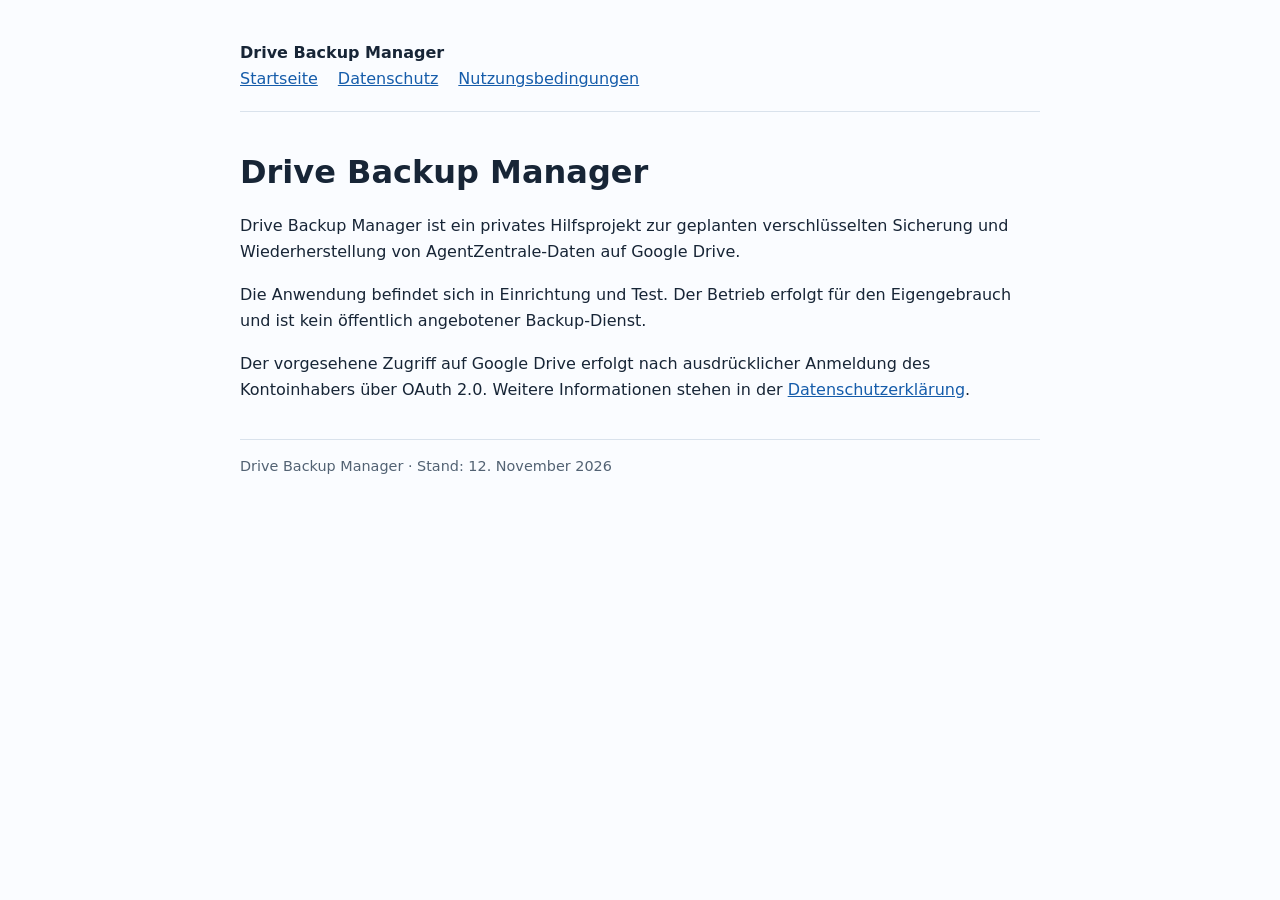
<file: index.html>
<!doctype html><html lang="de"><head><meta charset="utf-8"><meta name="viewport" content="width=device-width,initial-scale=1"><title>Startseite – Drive Backup Manager</title><link rel="stylesheet" href="style.css"></head><body><header><strong>Drive Backup Manager</strong><nav><a href="index.html">Startseite</a><a href="privacy.html">Datenschutz</a><a href="terms.html">Nutzungsbedingungen</a></nav></header><main><h1>Drive Backup Manager</h1><p>Drive Backup Manager ist ein privates Hilfsprojekt zur geplanten verschlüsselten Sicherung und Wiederherstellung von AgentZentrale-Daten auf Google Drive.</p><p>Die Anwendung befindet sich in Einrichtung und Test. Der Betrieb erfolgt für den Eigengebrauch und ist kein öffentlich angebotener Backup-Dienst.</p><p>Der vorgesehene Zugriff auf Google Drive erfolgt nach ausdrücklicher Anmeldung des Kontoinhabers über OAuth 2.0. Weitere Informationen stehen in der <a href="privacy.html">Datenschutzerklärung</a>.</p></main><footer>Drive Backup Manager · Stand: 12. November 2026</footer></body></html>
</file>
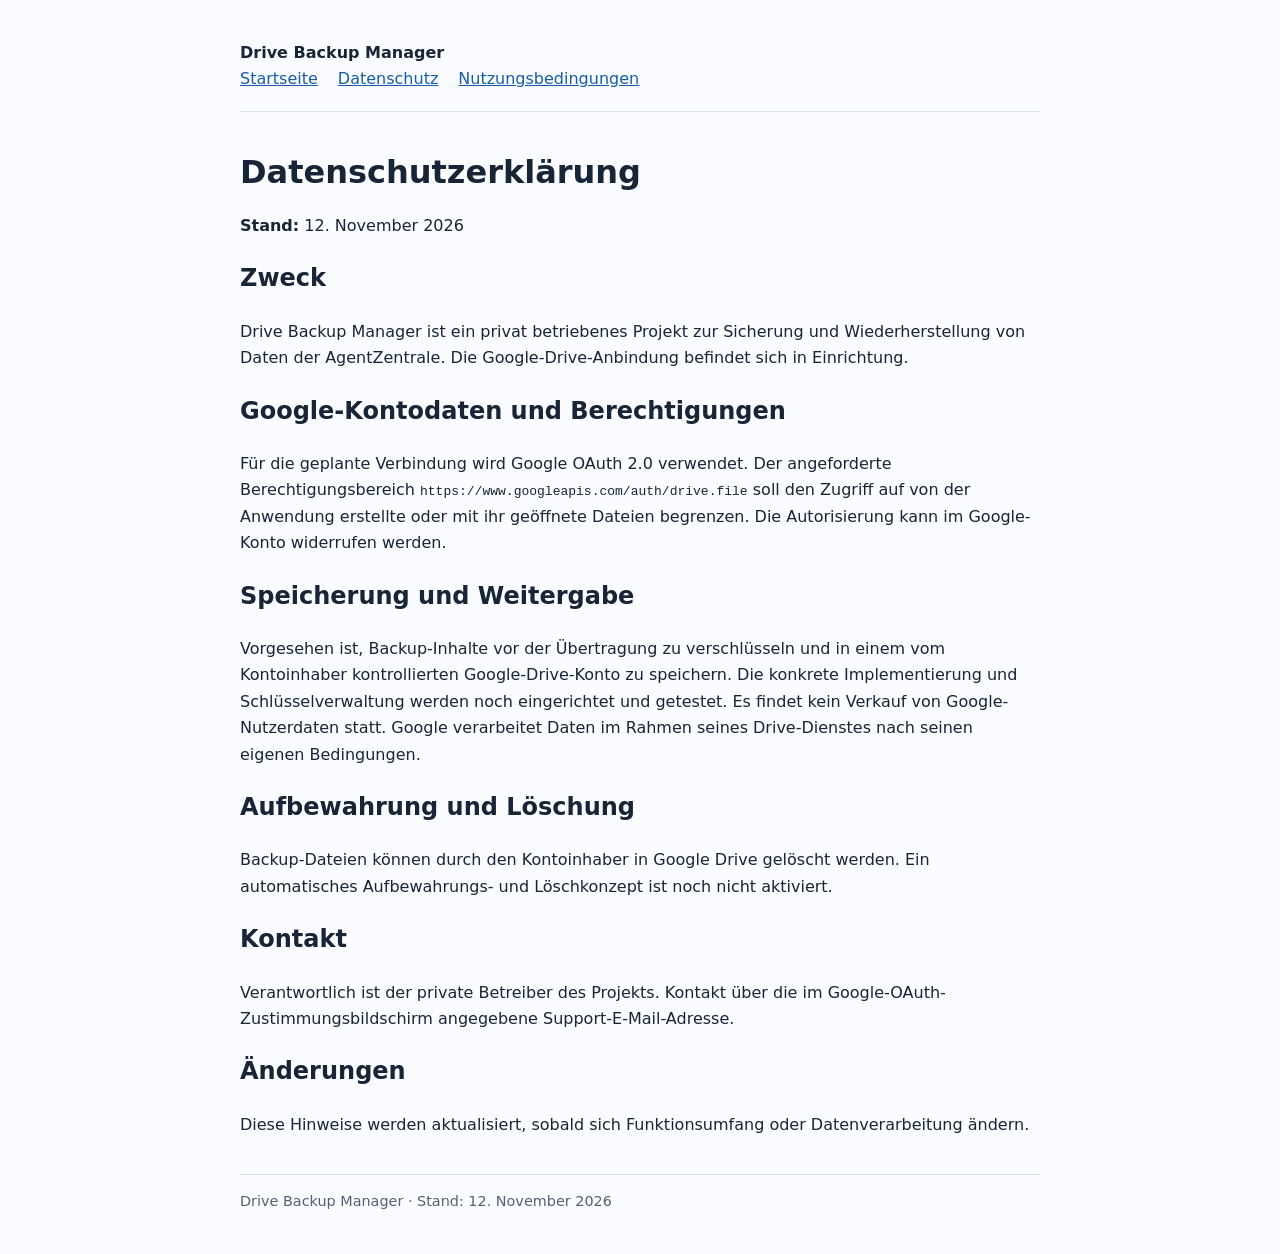
<file: privacy.html>
<!doctype html><html lang="de"><head><meta charset="utf-8"><meta name="viewport" content="width=device-width,initial-scale=1"><title>Datenschutzerklärung – Drive Backup Manager</title><link rel="stylesheet" href="style.css"></head><body><header><strong>Drive Backup Manager</strong><nav><a href="index.html">Startseite</a><a href="privacy.html">Datenschutz</a><a href="terms.html">Nutzungsbedingungen</a></nav></header><main><h1>Datenschutzerklärung</h1><p><strong>Stand:</strong> 12. November 2026</p><h2>Zweck</h2><p>Drive Backup Manager ist ein privat betriebenes Projekt zur Sicherung und Wiederherstellung von Daten der AgentZentrale. Die Google-Drive-Anbindung befindet sich in Einrichtung.</p><h2>Google-Kontodaten und Berechtigungen</h2><p>Für die geplante Verbindung wird Google OAuth 2.0 verwendet. Der angeforderte Berechtigungsbereich <code>https://www.googleapis.com/auth/drive.file</code> soll den Zugriff auf von der Anwendung erstellte oder mit ihr geöffnete Dateien begrenzen. Die Autorisierung kann im Google-Konto widerrufen werden.</p><h2>Speicherung und Weitergabe</h2><p>Vorgesehen ist, Backup-Inhalte vor der Übertragung zu verschlüsseln und in einem vom Kontoinhaber kontrollierten Google-Drive-Konto zu speichern. Die konkrete Implementierung und Schlüsselverwaltung werden noch eingerichtet und getestet. Es findet kein Verkauf von Google-Nutzerdaten statt. Google verarbeitet Daten im Rahmen seines Drive-Dienstes nach seinen eigenen Bedingungen.</p><h2>Aufbewahrung und Löschung</h2><p>Backup-Dateien können durch den Kontoinhaber in Google Drive gelöscht werden. Ein automatisches Aufbewahrungs- und Löschkonzept ist noch nicht aktiviert.</p><h2>Kontakt</h2><p>Verantwortlich ist der private Betreiber des Projekts. Kontakt über die im Google-OAuth-Zustimmungsbildschirm angegebene Support-E-Mail-Adresse.</p><h2>Änderungen</h2><p>Diese Hinweise werden aktualisiert, sobald sich Funktionsumfang oder Datenverarbeitung ändern.</p></main><footer>Drive Backup Manager · Stand: 12. November 2026</footer></body></html>
</file>
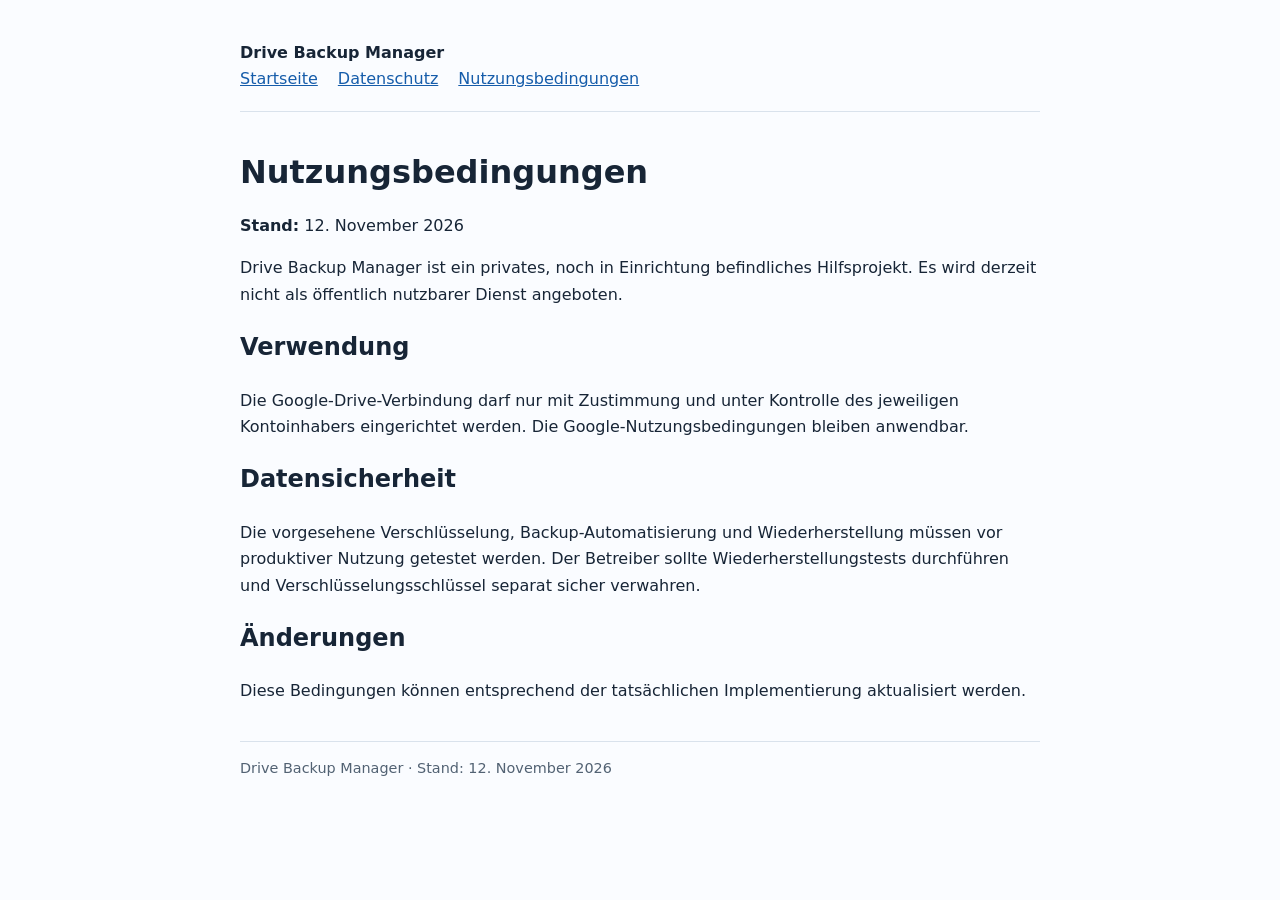
<file: terms.html>
<!doctype html><html lang="de"><head><meta charset="utf-8"><meta name="viewport" content="width=device-width,initial-scale=1"><title>Nutzungsbedingungen – Drive Backup Manager</title><link rel="stylesheet" href="style.css"></head><body><header><strong>Drive Backup Manager</strong><nav><a href="index.html">Startseite</a><a href="privacy.html">Datenschutz</a><a href="terms.html">Nutzungsbedingungen</a></nav></header><main><h1>Nutzungsbedingungen</h1><p><strong>Stand:</strong> 12. November 2026</p><p>Drive Backup Manager ist ein privates, noch in Einrichtung befindliches Hilfsprojekt. Es wird derzeit nicht als öffentlich nutzbarer Dienst angeboten.</p><h2>Verwendung</h2><p>Die Google-Drive-Verbindung darf nur mit Zustimmung und unter Kontrolle des jeweiligen Kontoinhabers eingerichtet werden. Die Google-Nutzungsbedingungen bleiben anwendbar.</p><h2>Datensicherheit</h2><p>Die vorgesehene Verschlüsselung, Backup-Automatisierung und Wiederherstellung müssen vor produktiver Nutzung getestet werden. Der Betreiber sollte Wiederherstellungstests durchführen und Verschlüsselungsschlüssel separat sicher verwahren.</p><h2>Änderungen</h2><p>Diese Bedingungen können entsprechend der tatsächlichen Implementierung aktualisiert werden.</p></main><footer>Drive Backup Manager · Stand: 12. November 2026</footer></body></html>
</file>
<file: style.css>
body{font-family:system-ui,-apple-system,sans-serif;line-height:1.65;max-width:800px;margin:40px auto;padding:0 20px;color:#172536;background:#fafcff}header{border-bottom:1px solid #d9e2ec;padding-bottom:18px}nav a{margin-right:20px}a{color:#155caa}main{padding:20px 0}footer{border-top:1px solid #d9e2ec;padding-top:15px;font-size:.9rem;color:#526273}h1{line-height:1.2}
</file>
